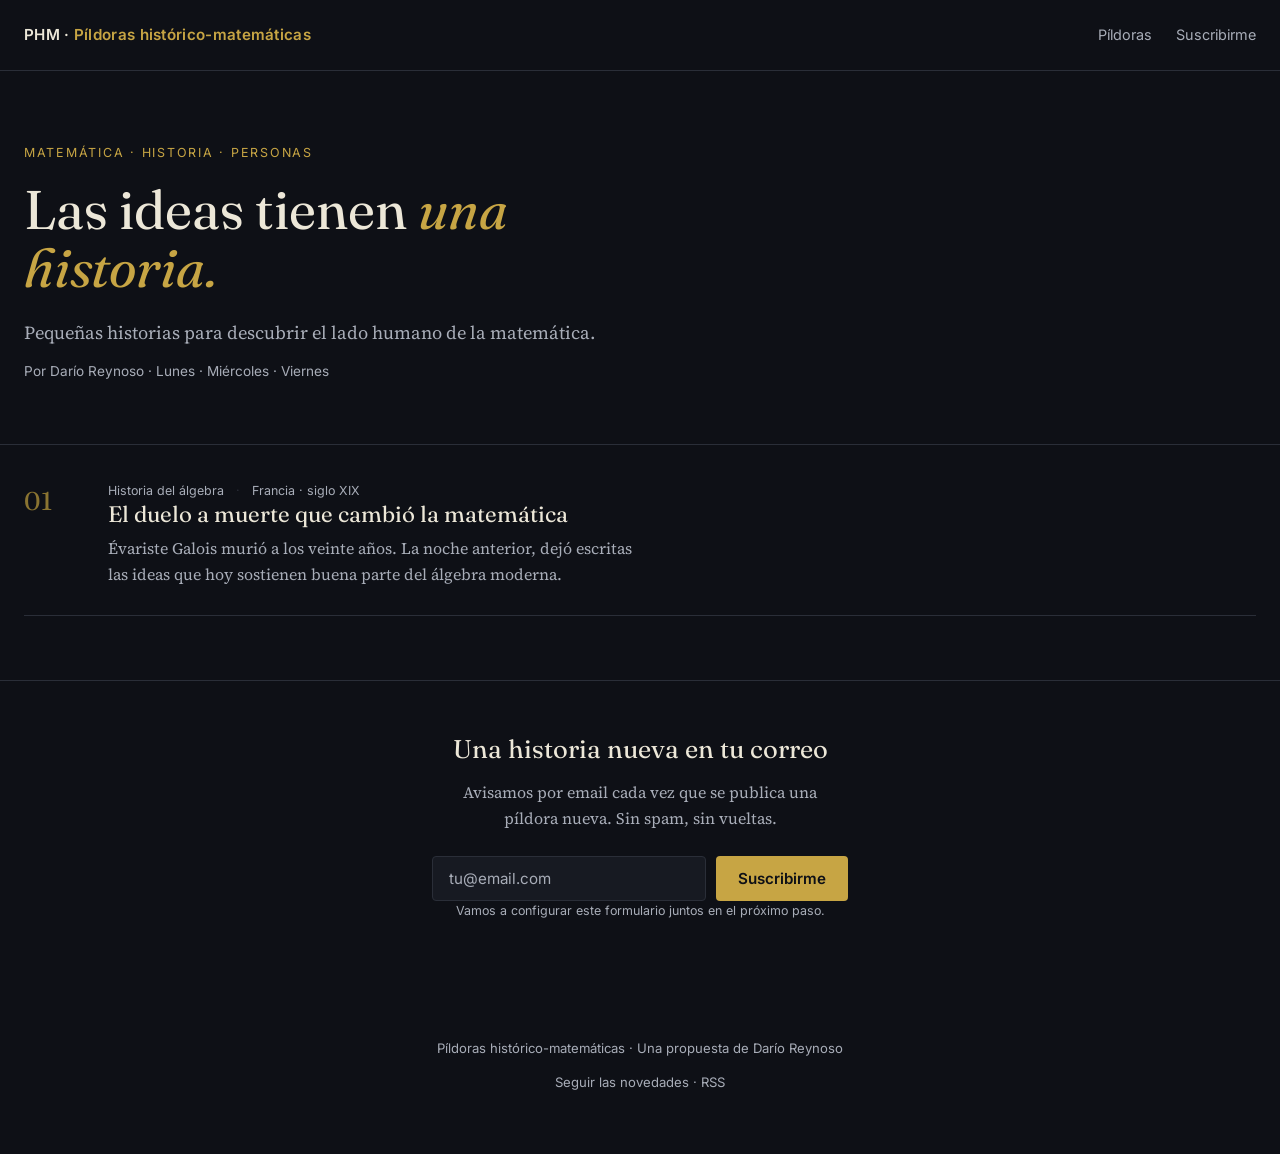
<file: index.html>
<!DOCTYPE html>
<html lang="es">
<head>
<meta charset="UTF-8">
<meta name="viewport" content="width=device-width, initial-scale=1">
<title>Píldoras histórico-matemáticas | Darío Reynoso</title>
<meta name="description" content="Pequeñas historias para descubrir el lado humano de la matemática. Videos y lecturas con Darío Reynoso.">
<link rel="stylesheet" href="assets/css/styles.css">
</head>
<body>

<header class="site">
  <div class="brand">PHM · <span>Píldoras histórico-matemáticas</span></div>
  <nav class="site">
    <a href="#lista">Píldoras</a>
    <a href="#suscribirse">Suscribirme</a>
  </nav>
</header>

<section class="hero">
  <p class="eyebrow">Matemática · Historia · Personas</p>
  <h1>Las ideas tienen <em>una historia.</em></h1>
  <p class="lede">Pequeñas historias para descubrir el lado humano de la matemática.</p>
  <p class="byline">Por Darío Reynoso · Lunes · Miércoles · Viernes</p>
</section>

<section class="lista" id="lista">

  <article class="pildora-card">
    <div class="num">01</div>
    <div>
      <p class="meta">Historia del álgebra <span class="dot">·</span> Francia · siglo XIX</p>
      <h2><a href="pildoras/pildora-01-galois.html">El duelo a muerte que cambió la matemática</a></h2>
      <p>Évariste Galois murió a los veinte años. La noche anterior, dejó escritas las ideas que hoy sostienen buena parte del álgebra moderna.</p>
    </div>
  </article>

  <!-- Las próximas píldoras se agregan acá, siguiendo la misma estructura de tarjeta. -->

</section>

<section class="suscribir" id="suscribirse">
  <h3>Una historia nueva en tu correo</h3>
  <p>Avisamos por email cada vez que se publica una píldora nueva. Sin spam, sin vueltas.</p>

  <form class="suscripcion" action="https://formspree.io/f/TU_ID_DE_FORMSPREE" method="POST">
    <input type="email" name="email" placeholder="tu@email.com" required>
    <button type="submit">Suscribirme</button>
  </form>
  <p class="form-note">Vamos a configurar este formulario juntos en el próximo paso.</p>
</section>

<footer class="site">
  <p>Píldoras histórico-matemáticas · Una propuesta de Darío Reynoso</p>
  <p><a href="feed.xml">Seguir las novedades · RSS</a></p>
</footer>

</body>
</html>
</file>
<file: assets/css/styles.css>
/* =========================================================
   Píldoras histórico-matemáticas — hoja de estilos
   ========================================================= */

@import url('https://fonts.googleapis.com/css2?family=Fraunces:ital,opsz,wght@0,9..144,400;0,9..144,600;1,9..144,500&family=Source+Serif+4:ital,wght@0,400;0,600;1,400&family=Inter:wght@400;500;600&display=swap');

:root {
  --ink:        #0E1016;
  --surface:    #171A22;
  --surface-2:  #1F232D;
  --paper:      #ECE7D8;
  --paper-dim:  #A8ADB8;
  --gold:       #C7A544;
  --gold-dim:   #8A7431;
  --rule:       #2A2E38;

  --display: 'Fraunces', serif;
  --body:    'Source Serif 4', serif;
  --ui:      'Inter', sans-serif;

  --measure: 68ch;
}

* { box-sizing: border-box; }

html {
  scroll-behavior: smooth;
}

body {
  margin: 0;
  background: var(--ink);
  color: var(--paper);
  font-family: var(--body);
  line-height: 1.6;
  -webkit-font-smoothing: antialiased;
}

a {
  color: var(--gold);
  text-decoration: none;
}
a:hover, a:focus-visible { text-decoration: underline; }

:focus-visible {
  outline: 2px solid var(--gold);
  outline-offset: 3px;
}

img, video { max-width: 100%; display: block; }

/* ---------- layout shell ---------- */

.wrap {
  max-width: 780px;
  margin: 0 auto;
  padding: 0 24px;
}

header.site {
  display: flex;
  align-items: center;
  justify-content: space-between;
  gap: 16px;
  padding: 22px 24px;
  border-bottom: 1px solid var(--rule);
}

.brand {
  font-family: var(--ui);
  font-weight: 600;
  font-size: 0.95rem;
  letter-spacing: 0.02em;
  color: var(--paper);
}
.brand span { color: var(--gold); }

nav.site a {
  font-family: var(--ui);
  font-size: 0.9rem;
  color: var(--paper-dim);
  margin-left: 20px;
}
nav.site a:hover { color: var(--gold); }

/* ---------- hero ---------- */

.hero {
  padding: 72px 24px 48px;
  border-bottom: 1px solid var(--rule);
}

.eyebrow {
  font-family: var(--ui);
  font-size: 0.78rem;
  letter-spacing: 0.14em;
  text-transform: uppercase;
  color: var(--gold);
  margin: 0 0 18px;
}

.hero h1 {
  font-family: var(--display);
  font-weight: 400;
  font-size: clamp(2.2rem, 5vw, 3.4rem);
  line-height: 1.08;
  margin: 0 0 20px;
  max-width: 16ch;
}
.hero h1 em { font-style: italic; color: var(--gold); }

.hero p.lede {
  font-size: 1.15rem;
  color: var(--paper-dim);
  max-width: var(--measure);
  margin: 0 0 8px;
}

.byline {
  font-family: var(--ui);
  font-size: 0.85rem;
  color: var(--paper-dim);
}

/* ---------- píldora list (index) ---------- */

.lista {
  padding: 8px 24px 64px;
}

.pildora-card {
  display: grid;
  grid-template-columns: 64px 1fr;
  gap: 20px;
  padding: 28px 0;
  border-bottom: 1px solid var(--rule);
}

.pildora-card .num {
  font-family: var(--display);
  font-size: 1.6rem;
  color: var(--gold-dim);
}

.pildora-card h2 {
  font-family: var(--display);
  font-weight: 400;
  font-size: 1.4rem;
  margin: 0 0 8px;
  line-height: 1.2;
}
.pildora-card h2 a { color: var(--paper); }
.pildora-card h2 a:hover { color: var(--gold); text-decoration: none; }

.meta {
  font-family: var(--ui);
  font-size: 0.78rem;
  color: var(--paper-dim);
  margin: 0 0 10px;
}
.meta .dot { margin: 0 8px; color: var(--rule); }

.pildora-card p {
  color: var(--paper-dim);
  margin: 0;
  max-width: var(--measure);
}

/* ---------- single píldora page ---------- */

.pildora-hero {
  padding: 56px 24px 32px;
}

.pildora-hero .kicker {
  font-family: var(--ui);
  font-size: 0.78rem;
  letter-spacing: 0.1em;
  text-transform: uppercase;
  color: var(--gold);
  margin: 0 0 14px;
}

.pildora-hero h1 {
  font-family: var(--display);
  font-weight: 400;
  font-size: clamp(2rem, 5vw, 3rem);
  line-height: 1.1;
  margin: 0 0 18px;
  max-width: 18ch;
}

.pildora-hero .dek {
  font-size: 1.1rem;
  color: var(--paper-dim);
  max-width: var(--measure);
  margin: 0 0 28px;
}

.video-frame {
  background: #000;
  border-radius: 4px;
  overflow: hidden;
  border: 1px solid var(--rule);
}
.video-frame video { width: 100%; }

.video-caption {
  font-family: var(--ui);
  font-size: 0.8rem;
  color: var(--paper-dim);
  margin: 10px 0 0;
}

section.contenido {
  padding: 40px 24px;
  border-top: 1px solid var(--rule);
}

section.contenido h3 {
  font-family: var(--display);
  font-weight: 400;
  font-size: 1.5rem;
  margin: 0 0 18px;
}

section.contenido p {
  max-width: var(--measure);
  margin: 0 0 16px;
}

.fuente {
  font-family: var(--ui);
  font-size: 0.85rem;
  color: var(--paper-dim);
}

.formula {
  font-family: var(--ui);
  background: var(--surface);
  border: 1px solid var(--rule);
  border-radius: 4px;
  padding: 14px 18px;
  margin: 20px 0;
  display: inline-block;
}

/* ---------- desafío (native <details>) ---------- */

.desafio {
  background: var(--surface);
  border: 1px solid var(--rule);
  border-radius: 6px;
  padding: 28px;
  margin: 0 24px 48px;
}

.desafio h3 {
  font-family: var(--display);
  font-weight: 400;
  font-size: 1.35rem;
  margin: 0 0 14px;
}

.desafio p { max-width: var(--measure); margin: 0 0 12px; }

details.pista {
  margin-top: 16px;
  border-top: 1px solid var(--rule);
  padding-top: 16px;
}

details.pista summary {
  cursor: pointer;
  font-family: var(--ui);
  font-weight: 500;
  color: var(--gold);
}

details.pista .respuesta {
  margin-top: 14px;
  color: var(--paper-dim);
}

/* ---------- suscripción ---------- */

.suscribir {
  padding: 48px 24px;
  border-top: 1px solid var(--rule);
  text-align: center;
}

.suscribir h3 {
  font-family: var(--display);
  font-weight: 400;
  font-size: 1.6rem;
  margin: 0 0 10px;
}

.suscribir p {
  color: var(--paper-dim);
  max-width: 50ch;
  margin: 0 auto 24px;
}

form.suscripcion {
  display: flex;
  gap: 10px;
  justify-content: center;
  flex-wrap: wrap;
}

form.suscripcion input[type="email"] {
  font-family: var(--ui);
  font-size: 0.95rem;
  padding: 12px 16px;
  border-radius: 4px;
  border: 1px solid var(--rule);
  background: var(--surface);
  color: var(--paper);
  min-width: 260px;
}
form.suscripcion input[type="email"]::placeholder { color: var(--paper-dim); }

form.suscripcion button {
  font-family: var(--ui);
  font-weight: 600;
  font-size: 0.95rem;
  padding: 12px 22px;
  border-radius: 4px;
  border: none;
  background: var(--gold);
  color: var(--ink);
  cursor: pointer;
}
form.suscripcion button:hover { background: #d8b756; }

.form-note {
  font-family: var(--ui);
  font-size: 0.78rem;
  color: var(--paper-dim);
  margin-top: 12px;
}

/* ---------- footer ---------- */

footer.site {
  padding: 32px 24px 48px;
  text-align: center;
  font-family: var(--ui);
  font-size: 0.82rem;
  color: var(--paper-dim);
}
footer.site a { color: var(--paper-dim); }
footer.site a:hover { color: var(--gold); }

@media (max-width: 560px) {
  .pildora-card { grid-template-columns: 1fr; }
  .pildora-card .num { font-size: 1.1rem; }
}
</file>
